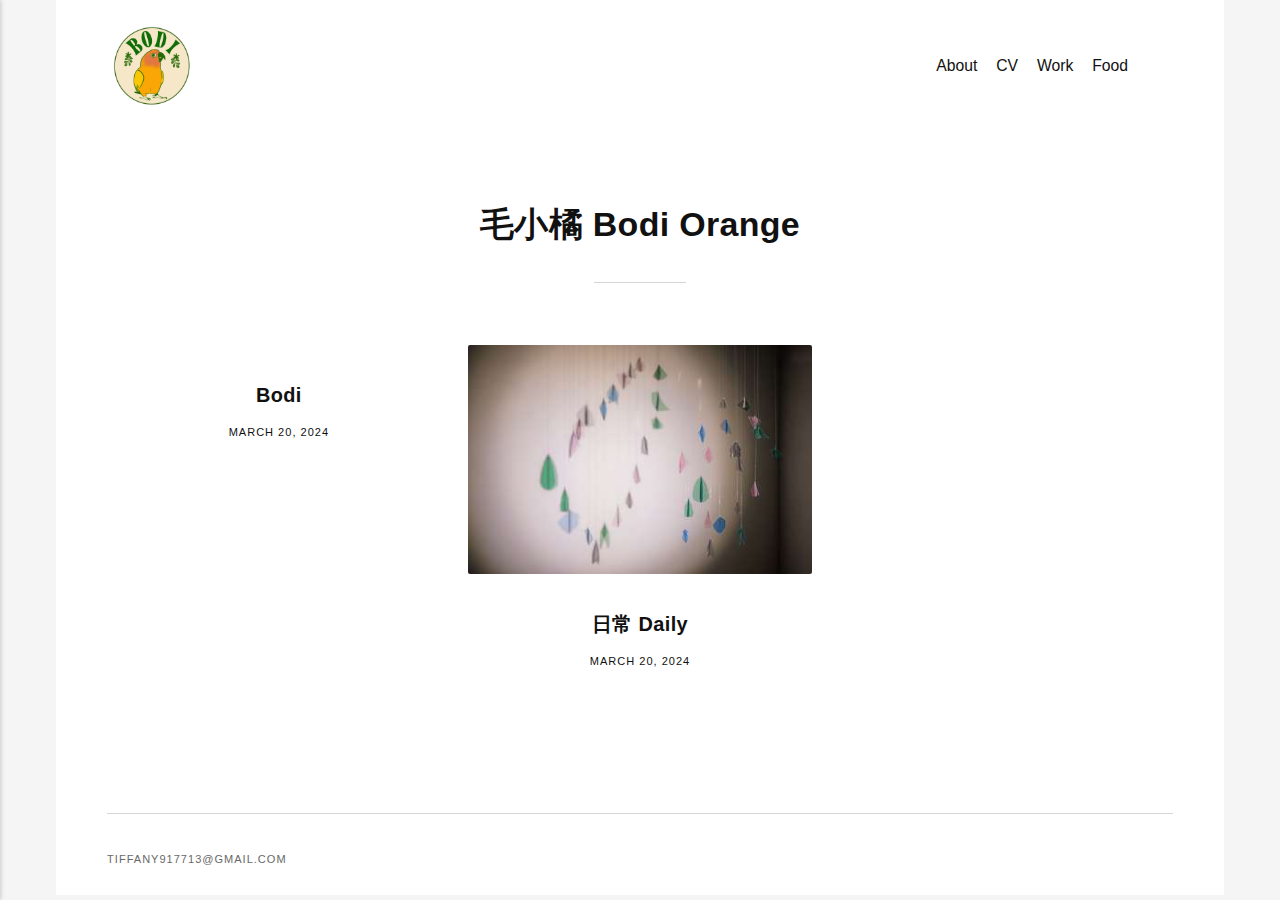
<file: index.html>
<!DOCTYPE html><html lang="en-gb"><head><meta charset="utf-8"><meta http-equiv="X-UA-Compatible" content="IE=edge"><meta name="viewport" content="width=device-width,initial-scale=1"><title>BodiOrange</title><meta name="generator" content="Publii Open-Source CMS for Static Site"><link rel="canonical" href="https://BODIorange.github.io/profile/"><link rel="alternate" type="application/atom+xml" href="https://BODIorange.github.io/profile/feed.xml"><link rel="alternate" type="application/json" href="https://BODIorange.github.io/profile/feed.json"><meta property="og:title" content="BodiOrange"><meta property="og:image" content="https://BODIorange.github.io/profile/media/website/IMG_1307.PNG"><meta property="og:image:width" content="2048"><meta property="og:image:height" content="2048"><meta property="og:site_name" content="BodiOrange"><meta property="og:description" content=""><meta property="og:url" content="https://BODIorange.github.io/profile/"><meta property="og:type" content="website"><link rel="stylesheet" href="https://BODIorange.github.io/profile/assets/css/style.css?v=84ca7b64090dc3cde6a112b7cfb4b07d"><script type="application/ld+json">{"@context":"http://schema.org","@type":"Organization","name":"BodiOrange","logo":"https://BODIorange.github.io/profile/media/website/IMG_1307.PNG","url":"https://BODIorange.github.io/profile/"}</script><noscript><style>img[loading] {
                    opacity: 1;
                }</style></noscript></head><body><div class="container"><header class="header" id="js-header"><a href="https://BODIorange.github.io/profile/" class="logo"><img src="https://BODIorange.github.io/profile/media/website/IMG_1307.PNG" alt="BodiOrange" width="2048" height="2048"></a><nav class="navbar js-navbar"><button class="navbar__toggle js-toggle" aria-label="Menu"><span class="navbar__toggle-box"><span class="navbar__toggle-inner">Menu</span></span></button><ul class="navbar__menu"><li><a href="https://BODIorange.github.io/profile/about.html" target="_self">About</a></li><li class="has-submenu"><a href="https://BODIorange.github.io/profile/cv.html" target="_self" aria-haspopup="true">CV</a><ul class="navbar__submenu level-2" aria-hidden="true"><li><a href="https://BODIorange.github.io/profile/ri-chang.html" target="_self">Daily</a></li></ul></li><li><a href="https://BODIorange.github.io/profile/work.html" target="_self">Work</a></li><li><a href="https://BODIorange.github.io/profile/curryparty0319.html" target="_self">Food</a></li></ul></nav></header><main><div class="hero wrapper"><p> </p><h1>毛小橘 Bodi Orange</h1></div><div class="l-col l-col--3"><section class="c-card"><a href="https://BODIorange.github.io/profile/bodi.html" class="c-card__link"><div class="c-card__body"><div class="c-card__text"><h2>Bodi</h2><time datetime="2024-03-20T18:11">March 20, 2024</time></div></div></a></section><section class="c-card"><a href="https://BODIorange.github.io/profile/ri-chang.html" class="c-card__link"><div class="c-card__header"><img src="https://BODIorange.github.io/profile/media/posts/5/Ri-Chang-01-2.jpeg" srcset="https://BODIorange.github.io/profile/media/posts/5/responsive/Ri-Chang-01-2-xs.jpeg 300w, https://BODIorange.github.io/profile/media/posts/5/responsive/Ri-Chang-01-2-sm.jpeg 480w, https://BODIorange.github.io/profile/media/posts/5/responsive/Ri-Chang-01-2-md.jpeg 768w, https://BODIorange.github.io/profile/media/posts/5/responsive/Ri-Chang-01-2-lg.jpeg 1024w, https://BODIorange.github.io/profile/media/posts/5/responsive/Ri-Chang-01-2-xl.jpeg 1360w, https://BODIorange.github.io/profile/media/posts/5/responsive/Ri-Chang-01-2-2xl.jpeg 1600w, https://BODIorange.github.io/profile/media/posts/5/responsive/Ri-Chang-01-2-sm2.jpeg 375w" sizes="(min-width: 75em) 25vw, (min-width: 56.25em) 33vw, (min-width: 37.5em) 50vw, 100vw" loading="lazy" height="3653" width="5480" alt=""></div><div class="c-card__body"><div class="c-card__text"><h2>日常 Daily</h2><time datetime="2024-03-20T16:56">March 20, 2024</time></div></div></a></section></div></main><footer class="footer"><div class="footer__copyright">tiffany917713@gmail.com</div></footer></div><script defer="defer" src="https://BODIorange.github.io/profile/assets/js/scripts.min.js?v=620157e86bfc246cfef480b1b4aadb48"></script><script>window.publiiThemeMenuConfig={mobileMenuMode:'sidebar',animationSpeed:300,submenuWidth: 'auto',doubleClickTime:500,mobileMenuExpandableSubmenus:true,relatedContainerForOverlayMenuSelector:'.navbar'};</script><script defer="defer" src="https://BODIorange.github.io/profile/assets/js/isotope.pkgd.min.js?v=2afcff647ed260006faa71c8e779e8d4"></script><script>window.addEventListener("DOMContentLoaded",function(){var j=new Isotope(".l-col",{itemSelector:".c-card",percentPosition:true,layoutMode:"masonry",transitionDuration:"0.5s",masonry:{columnWidth:".c-card"}});var g=document.querySelector(".filter__button-group");if(g){g.addEventListener("click",function(i){if(!matchesSelector(i.target,"button")){return}var k=i.target.getAttribute("data-filter");k=k;j.arrange({filter:k})});var b=document.querySelectorAll(".filter__button-group");for(var c=0,e=b.length;c<e;c++){var d=b[c];h(d)}function h(i){i.addEventListener("click",function(k){if(!matchesSelector(k.target,"button")){return}i.querySelector(".is-active").classList.remove("is-active");k.target.classList.add("is-active")})}}var a=document.querySelector(".l-col");var f=document.querySelectorAll(".c-card");a.classList.add("is-visible");j.revealItemElements(f)});</script><script>/*<![CDATA[*/var images=document.querySelectorAll("img[loading]");for(var i=0;i<images.length;i++){if(images[i].complete){images[i].classList.add("is-loaded")}else{images[i].addEventListener("load",function(){this.classList.add("is-loaded")},false)}};/*]]>*/</script></body></html>
</file>
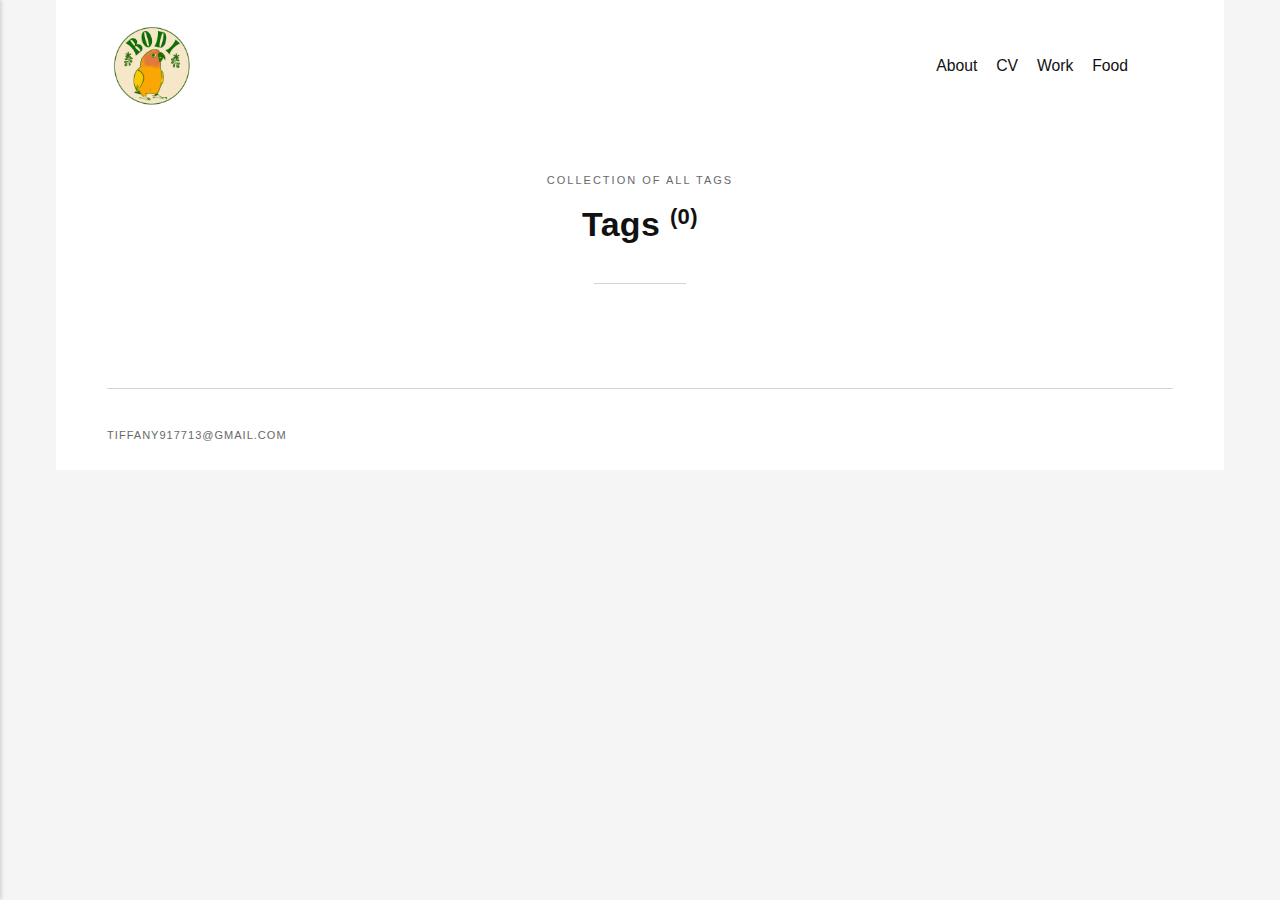
<file: tags/index.html>
<!DOCTYPE html><html lang="en-gb"><head><meta charset="utf-8"><meta http-equiv="X-UA-Compatible" content="IE=edge"><meta name="viewport" content="width=device-width,initial-scale=1"><title>All tags - BodiOrange</title><meta name="robots" content="noindex, follow"><meta name="generator" content="Publii Open-Source CMS for Static Site"><link rel="alternate" type="application/atom+xml" href="https://BODIorange.github.io/profile/feed.xml"><link rel="alternate" type="application/json" href="https://BODIorange.github.io/profile/feed.json"><meta property="og:title" content="BodiOrange"><meta property="og:image" content="https://BODIorange.github.io/profile/media/website/IMG_1307.PNG"><meta property="og:image:width" content="2048"><meta property="og:image:height" content="2048"><meta property="og:site_name" content="BodiOrange"><meta property="og:description" content=""><meta property="og:url" content="https://BODIorange.github.io/profile/tags/"><meta property="og:type" content="website"><link rel="stylesheet" href="https://BODIorange.github.io/profile/assets/css/style.css?v=84ca7b64090dc3cde6a112b7cfb4b07d"><script type="application/ld+json">{"@context":"http://schema.org","@type":"Organization","name":"BodiOrange","logo":"https://BODIorange.github.io/profile/media/website/IMG_1307.PNG","url":"https://BODIorange.github.io/profile/"}</script><noscript><style>img[loading] {
                    opacity: 1;
                }</style></noscript></head><body><div class="container"><header class="header" id="js-header"><a href="https://BODIorange.github.io/profile/" class="logo"><img src="https://BODIorange.github.io/profile/media/website/IMG_1307.PNG" alt="BodiOrange" width="2048" height="2048"></a><nav class="navbar js-navbar"><button class="navbar__toggle js-toggle" aria-label="Menu"><span class="navbar__toggle-box"><span class="navbar__toggle-inner">Menu</span></span></button><ul class="navbar__menu"><li><a href="https://BODIorange.github.io/profile/about.html" target="_self">About</a></li><li class="has-submenu"><a href="https://BODIorange.github.io/profile/cv.html" target="_self" aria-haspopup="true">CV</a><ul class="navbar__submenu level-2" aria-hidden="true"><li><a href="https://BODIorange.github.io/profile/ri-chang.html" target="_self">Daily</a></li></ul></li><li><a href="https://BODIorange.github.io/profile/work.html" target="_self">Work</a></li><li><a href="https://BODIorange.github.io/profile/curryparty0319.html" target="_self">Food</a></li></ul></nav></header><main class="page page--tags"><div class="hero wrapper"><p>Collection of all tags</p><h1>Tags <sup>(0)</sup></h1></div><ul class="l-col l-col--3"></ul></main><footer class="footer"><div class="footer__copyright">tiffany917713@gmail.com</div></footer></div><script defer="defer" src="https://BODIorange.github.io/profile/assets/js/scripts.min.js?v=620157e86bfc246cfef480b1b4aadb48"></script><script>window.publiiThemeMenuConfig={mobileMenuMode:'sidebar',animationSpeed:300,submenuWidth: 'auto',doubleClickTime:500,mobileMenuExpandableSubmenus:true,relatedContainerForOverlayMenuSelector:'.navbar'};</script><script defer="defer" src="https://BODIorange.github.io/profile/assets/js/isotope.pkgd.min.js?v=2afcff647ed260006faa71c8e779e8d4"></script><script>window.addEventListener("DOMContentLoaded",function(){var j=new Isotope(".l-col",{itemSelector:".c-card",percentPosition:true,layoutMode:"masonry",transitionDuration:"0.5s",masonry:{columnWidth:".c-card"}});var g=document.querySelector(".filter__button-group");if(g){g.addEventListener("click",function(i){if(!matchesSelector(i.target,"button")){return}var k=i.target.getAttribute("data-filter");k=k;j.arrange({filter:k})});var b=document.querySelectorAll(".filter__button-group");for(var c=0,e=b.length;c<e;c++){var d=b[c];h(d)}function h(i){i.addEventListener("click",function(k){if(!matchesSelector(k.target,"button")){return}i.querySelector(".is-active").classList.remove("is-active");k.target.classList.add("is-active")})}}var a=document.querySelector(".l-col");var f=document.querySelectorAll(".c-card");a.classList.add("is-visible");j.revealItemElements(f)});</script><script>/*<![CDATA[*/var images=document.querySelectorAll("img[loading]");for(var i=0;i<images.length;i++){if(images[i].complete){images[i].classList.add("is-loaded")}else{images[i].addEventListener("load",function(){this.classList.add("is-loaded")},false)}};/*]]>*/</script></body></html>
</file>
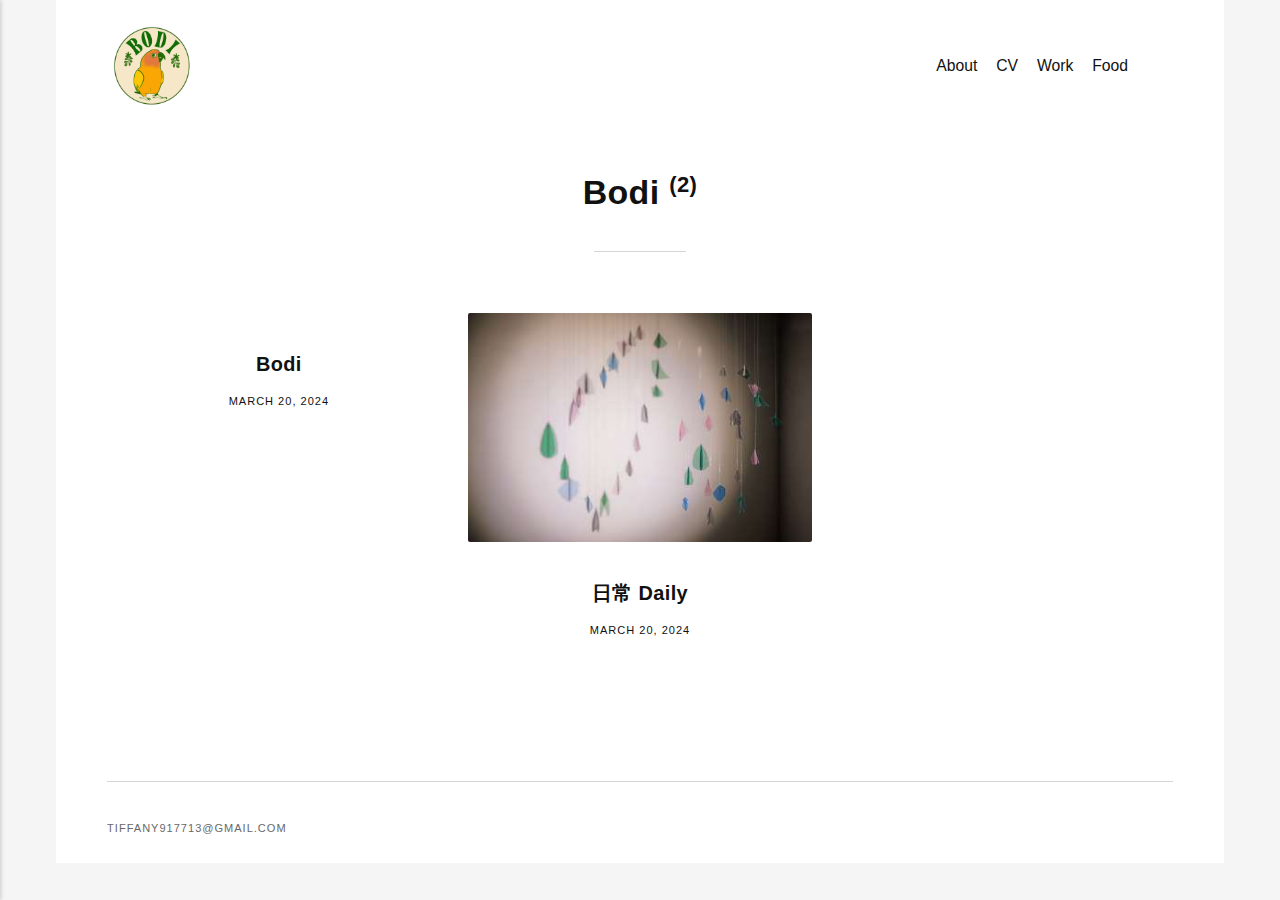
<file: authors/bodi/index.html>
<!DOCTYPE html><html lang="en-gb"><head><meta charset="utf-8"><meta http-equiv="X-UA-Compatible" content="IE=edge"><meta name="viewport" content="width=device-width,initial-scale=1"><title>Author: Bodi - BodiOrange</title><meta name="robots" content="noindex, follow"><meta name="generator" content="Publii Open-Source CMS for Static Site"><link rel="alternate" type="application/atom+xml" href="https://BODIorange.github.io/profile/feed.xml"><link rel="alternate" type="application/json" href="https://BODIorange.github.io/profile/feed.json"><meta property="og:title" content="Bodi"><meta property="og:image" content="https://BODIorange.github.io/profile/media/website/IMG_1307.PNG"><meta property="og:image:width" content="2048"><meta property="og:image:height" content="2048"><meta property="og:site_name" content="BodiOrange"><meta property="og:description" content=""><meta property="og:url" content="https://BODIorange.github.io/profile/authors/bodi/"><meta property="og:type" content="website"><link rel="stylesheet" href="https://BODIorange.github.io/profile/assets/css/style.css?v=84ca7b64090dc3cde6a112b7cfb4b07d"><script type="application/ld+json">{"@context":"http://schema.org","@type":"Organization","name":"BodiOrange","logo":"https://BODIorange.github.io/profile/media/website/IMG_1307.PNG","url":"https://BODIorange.github.io/profile/"}</script><noscript><style>img[loading] {
                    opacity: 1;
                }</style></noscript></head><body><div class="container"><header class="header" id="js-header"><a href="https://BODIorange.github.io/profile/" class="logo"><img src="https://BODIorange.github.io/profile/media/website/IMG_1307.PNG" alt="BodiOrange" width="2048" height="2048"></a><nav class="navbar js-navbar"><button class="navbar__toggle js-toggle" aria-label="Menu"><span class="navbar__toggle-box"><span class="navbar__toggle-inner">Menu</span></span></button><ul class="navbar__menu"><li><a href="https://BODIorange.github.io/profile/about.html" target="_self">About</a></li><li class="has-submenu"><a href="https://BODIorange.github.io/profile/cv.html" target="_self" aria-haspopup="true">CV</a><ul class="navbar__submenu level-2" aria-hidden="true"><li><a href="https://BODIorange.github.io/profile/ri-chang.html" target="_self">Daily</a></li></ul></li><li><a href="https://BODIorange.github.io/profile/work.html" target="_self">Work</a></li><li><a href="https://BODIorange.github.io/profile/curryparty0319.html" target="_self">Food</a></li></ul></nav></header><main class="page page--author"><div class="hero wrapper"><h1>Bodi <sup>(2)</sup></h1></div><div class="l-col l-col--3"><section class="c-card"><a href="https://BODIorange.github.io/profile/bodi.html" class="c-card__link"><div class="c-card__body"><div class="c-card__text"><h2>Bodi</h2><time datetime="2024-03-20T18:11">March 20, 2024</time></div></div></a></section><section class="c-card"><a href="https://BODIorange.github.io/profile/ri-chang.html" class="c-card__link"><div class="c-card__header"><img src="https://BODIorange.github.io/profile/media/posts/5/Ri-Chang-01-2.jpeg" srcset="https://BODIorange.github.io/profile/media/posts/5/responsive/Ri-Chang-01-2-xs.jpeg 300w, https://BODIorange.github.io/profile/media/posts/5/responsive/Ri-Chang-01-2-sm.jpeg 480w, https://BODIorange.github.io/profile/media/posts/5/responsive/Ri-Chang-01-2-md.jpeg 768w, https://BODIorange.github.io/profile/media/posts/5/responsive/Ri-Chang-01-2-lg.jpeg 1024w, https://BODIorange.github.io/profile/media/posts/5/responsive/Ri-Chang-01-2-xl.jpeg 1360w, https://BODIorange.github.io/profile/media/posts/5/responsive/Ri-Chang-01-2-2xl.jpeg 1600w, https://BODIorange.github.io/profile/media/posts/5/responsive/Ri-Chang-01-2-sm2.jpeg 375w" sizes="(min-width: 75em) 25vw, (min-width: 56.25em) 33vw, (min-width: 37.5em) 50vw, 100vw" loading="lazy" height="3653" width="5480" alt=""></div><div class="c-card__body"><div class="c-card__text"><h2>日常 Daily</h2><time datetime="2024-03-20T16:56">March 20, 2024</time></div></div></a></section></div></main><footer class="footer"><div class="footer__copyright">tiffany917713@gmail.com</div></footer></div><script defer="defer" src="https://BODIorange.github.io/profile/assets/js/scripts.min.js?v=620157e86bfc246cfef480b1b4aadb48"></script><script>window.publiiThemeMenuConfig={mobileMenuMode:'sidebar',animationSpeed:300,submenuWidth: 'auto',doubleClickTime:500,mobileMenuExpandableSubmenus:true,relatedContainerForOverlayMenuSelector:'.navbar'};</script><script defer="defer" src="https://BODIorange.github.io/profile/assets/js/isotope.pkgd.min.js?v=2afcff647ed260006faa71c8e779e8d4"></script><script>window.addEventListener("DOMContentLoaded",function(){var j=new Isotope(".l-col",{itemSelector:".c-card",percentPosition:true,layoutMode:"masonry",transitionDuration:"0.5s",masonry:{columnWidth:".c-card"}});var g=document.querySelector(".filter__button-group");if(g){g.addEventListener("click",function(i){if(!matchesSelector(i.target,"button")){return}var k=i.target.getAttribute("data-filter");k=k;j.arrange({filter:k})});var b=document.querySelectorAll(".filter__button-group");for(var c=0,e=b.length;c<e;c++){var d=b[c];h(d)}function h(i){i.addEventListener("click",function(k){if(!matchesSelector(k.target,"button")){return}i.querySelector(".is-active").classList.remove("is-active");k.target.classList.add("is-active")})}}var a=document.querySelector(".l-col");var f=document.querySelectorAll(".c-card");a.classList.add("is-visible");j.revealItemElements(f)});</script><script>/*<![CDATA[*/var images=document.querySelectorAll("img[loading]");for(var i=0;i<images.length;i++){if(images[i].complete){images[i].classList.add("is-loaded")}else{images[i].addEventListener("load",function(){this.classList.add("is-loaded")},false)}};/*]]>*/</script></body></html>
</file>
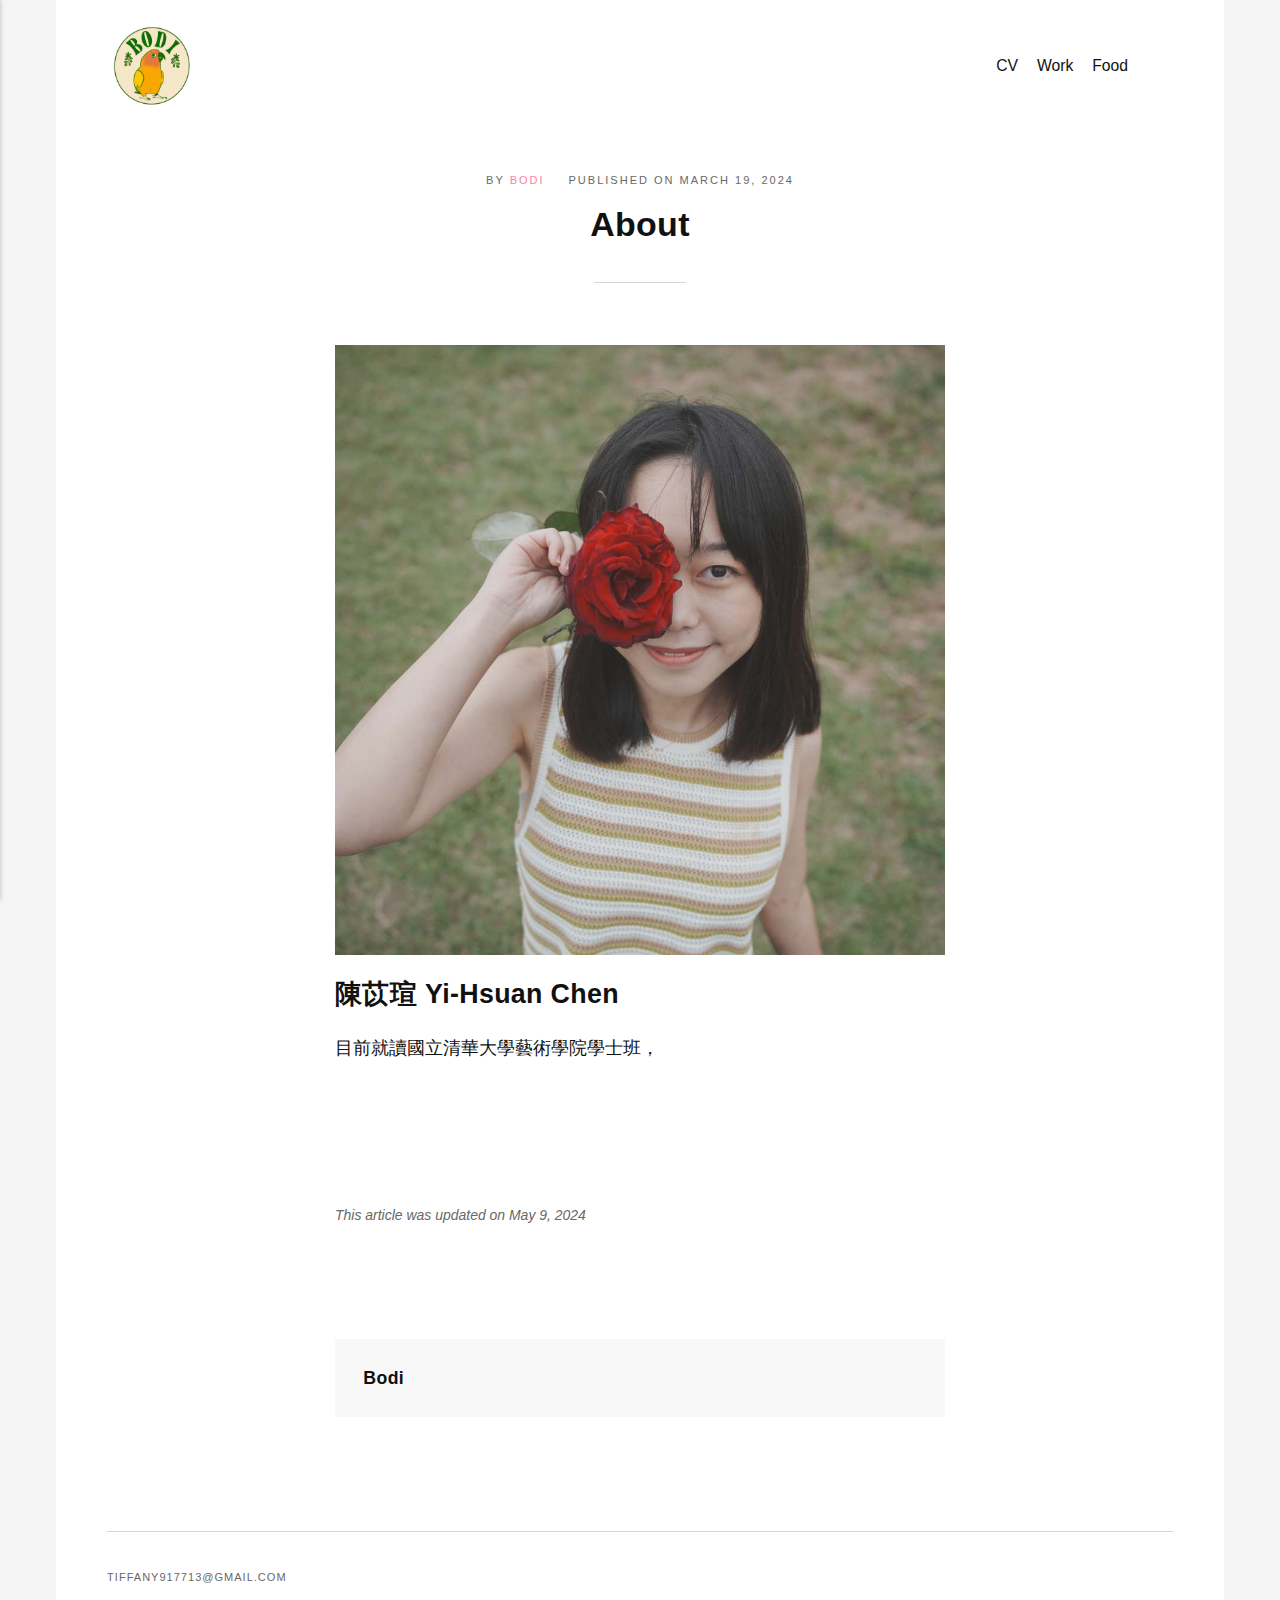
<file: about.html>
<!DOCTYPE html><html lang="en-gb"><head><meta charset="utf-8"><meta http-equiv="X-UA-Compatible" content="IE=edge"><meta name="viewport" content="width=device-width,initial-scale=1"><title>About</title><meta name="description" content="陳苡瑄 Yi-Hsuan Chen 目前就讀國立清華大學藝術學院學士班，"><meta name="generator" content="Publii Open-Source CMS for Static Site"><link rel="canonical" href="https://BODIorange.github.io/profile/about.html"><link rel="alternate" type="application/atom+xml" href="https://BODIorange.github.io/profile/feed.xml"><link rel="alternate" type="application/json" href="https://BODIorange.github.io/profile/feed.json"><meta property="og:title" content="About"><meta property="og:image" content="https://BODIorange.github.io/profile/media/website/IMG_1307.PNG"><meta property="og:image:width" content="2048"><meta property="og:image:height" content="2048"><meta property="og:site_name" content="BodiOrange"><meta property="og:description" content="陳苡瑄 Yi-Hsuan Chen 目前就讀國立清華大學藝術學院學士班，"><meta property="og:url" content="https://BODIorange.github.io/profile/about.html"><meta property="og:type" content="article"><link rel="stylesheet" href="https://BODIorange.github.io/profile/assets/css/style.css?v=84ca7b64090dc3cde6a112b7cfb4b07d"><script type="application/ld+json">{"@context":"http://schema.org","@type":"Article","mainEntityOfPage":{"@type":"WebPage","@id":"https://BODIorange.github.io/profile/about.html"},"headline":"About","datePublished":"2024-03-19T22:10","dateModified":"2024-05-09T21:13","image":{"@type":"ImageObject","url":"https://BODIorange.github.io/profile/media/website/IMG_1307.PNG","height":2048,"width":2048},"description":"陳苡瑄 Yi-Hsuan Chen 目前就讀國立清華大學藝術學院學士班，","author":{"@type":"Person","name":"Bodi","url":"https://BODIorange.github.io/profile/authors/bodi/"},"publisher":{"@type":"Organization","name":"Bodi","logo":{"@type":"ImageObject","url":"https://BODIorange.github.io/profile/media/website/IMG_1307.PNG","height":2048,"width":2048}}}</script><noscript><style>img[loading] {
                    opacity: 1;
                }</style></noscript></head><body><div class="container"><header class="header" id="js-header"><a href="https://BODIorange.github.io/profile/" class="logo"><img src="https://BODIorange.github.io/profile/media/website/IMG_1307.PNG" alt="BodiOrange" width="2048" height="2048"></a><nav class="navbar js-navbar"><button class="navbar__toggle js-toggle" aria-label="Menu"><span class="navbar__toggle-box"><span class="navbar__toggle-inner">Menu</span></span></button><ul class="navbar__menu"><li class="active"><a href="https://BODIorange.github.io/profile/about.html" target="_self">About</a></li><li class="has-submenu"><a href="https://BODIorange.github.io/profile/cv.html" target="_self" aria-haspopup="true">CV</a><ul class="navbar__submenu level-2" aria-hidden="true"><li><a href="https://BODIorange.github.io/profile/ri-chang.html" target="_self">Daily</a></li></ul></li><li><a href="https://BODIorange.github.io/profile/work.html" target="_self">Work</a></li><li><a href="https://BODIorange.github.io/profile/curryparty0319.html" target="_self">Food</a></li></ul></nav></header><main><article class="post wrapper"><header class="hero"><p class="post__meta">By <a href="https://BODIorange.github.io/profile/authors/bodi/" rel="author" title="Bodi">Bodi</a> Published on <time datetime="2024-03-19T22:10">March 19, 2024</time></p><h1 class="post__title">About</h1></header><div class="post__entry"><h2><figure class="post__image post__image--center"><img loading="lazy" src="https://BODIorange.github.io/profile/media/posts/3/IMG_0292.JPG" alt="" width="1920" height="1920" sizes="(max-width: 1024px) 100vw, 1024px" srcset="https://BODIorange.github.io/profile/media/posts/3/responsive/IMG_0292-xs.JPG 300w, https://BODIorange.github.io/profile/media/posts/3/responsive/IMG_0292-sm.JPG 480w, https://BODIorange.github.io/profile/media/posts/3/responsive/IMG_0292-md.JPG 768w, https://BODIorange.github.io/profile/media/posts/3/responsive/IMG_0292-lg.JPG 1024w"></figure></h2><h2>陳苡瑄 Yi-Hsuan Chen</h2><p>目前就讀國立清華大學藝術學院學士班，</p><p> </p><p> </p></div><footer class="post__footer"><div class="post__last-updated">This article was updated on May 9, 2024</div><div class="post__footer__col"><div class="post__share"></div></div><div class="post__bio"><div><h3><a href="https://BODIorange.github.io/profile/authors/bodi/" class="inverse" title="Bodi">Bodi</a></h3></div></div></footer></article></main><footer class="footer"><div class="footer__copyright">tiffany917713@gmail.com</div></footer></div><script defer="defer" src="https://BODIorange.github.io/profile/assets/js/scripts.min.js?v=620157e86bfc246cfef480b1b4aadb48"></script><script>window.publiiThemeMenuConfig={mobileMenuMode:'sidebar',animationSpeed:300,submenuWidth: 'auto',doubleClickTime:500,mobileMenuExpandableSubmenus:true,relatedContainerForOverlayMenuSelector:'.navbar'};</script><script>/*<![CDATA[*/var images=document.querySelectorAll("img[loading]");for(var i=0;i<images.length;i++){if(images[i].complete){images[i].classList.add("is-loaded")}else{images[i].addEventListener("load",function(){this.classList.add("is-loaded")},false)}};/*]]>*/</script></body></html>
</file>
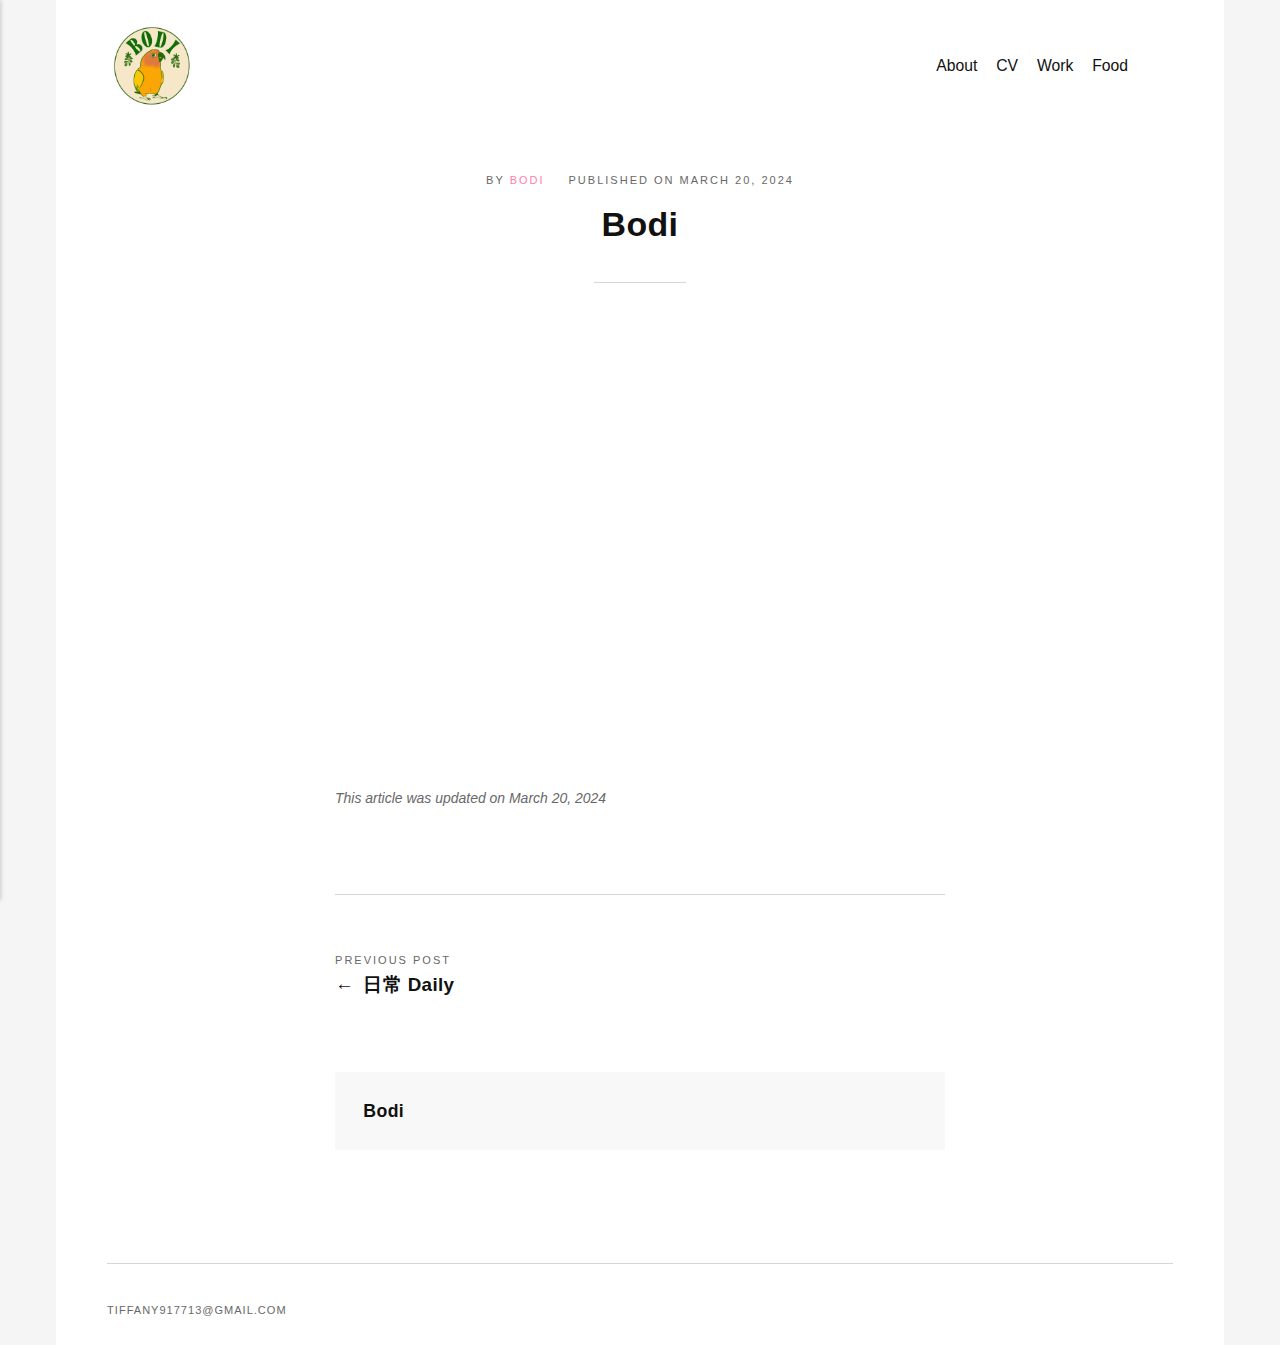
<file: bodi.html>
<!DOCTYPE html><html lang="en-gb"><head><meta charset="utf-8"><meta http-equiv="X-UA-Compatible" content="IE=edge"><meta name="viewport" content="width=device-width,initial-scale=1"><title>Bodi - BodiOrange</title><meta name="generator" content="Publii Open-Source CMS for Static Site"><link rel="canonical" href="https://BODIorange.github.io/profile/bodi.html"><link rel="alternate" type="application/atom+xml" href="https://BODIorange.github.io/profile/feed.xml"><link rel="alternate" type="application/json" href="https://BODIorange.github.io/profile/feed.json"><meta property="og:title" content="Bodi"><meta property="og:image" content="https://BODIorange.github.io/profile/media/website/IMG_1307.PNG"><meta property="og:image:width" content="2048"><meta property="og:image:height" content="2048"><meta property="og:site_name" content="BodiOrange"><meta property="og:description" content=""><meta property="og:url" content="https://BODIorange.github.io/profile/bodi.html"><meta property="og:type" content="article"><link rel="stylesheet" href="https://BODIorange.github.io/profile/assets/css/style.css?v=84ca7b64090dc3cde6a112b7cfb4b07d"><script type="application/ld+json">{"@context":"http://schema.org","@type":"Article","mainEntityOfPage":{"@type":"WebPage","@id":"https://BODIorange.github.io/profile/bodi.html"},"headline":"Bodi","datePublished":"2024-03-20T18:11","dateModified":"2024-03-20T18:15","image":{"@type":"ImageObject","url":"https://BODIorange.github.io/profile/media/website/IMG_1307.PNG","height":2048,"width":2048},"description":"","author":{"@type":"Person","name":"Bodi","url":"https://BODIorange.github.io/profile/authors/bodi/"},"publisher":{"@type":"Organization","name":"Bodi","logo":{"@type":"ImageObject","url":"https://BODIorange.github.io/profile/media/website/IMG_1307.PNG","height":2048,"width":2048}}}</script><noscript><style>img[loading] {
                    opacity: 1;
                }</style></noscript></head><body><div class="container"><header class="header" id="js-header"><a href="https://BODIorange.github.io/profile/" class="logo"><img src="https://BODIorange.github.io/profile/media/website/IMG_1307.PNG" alt="BodiOrange" width="2048" height="2048"></a><nav class="navbar js-navbar"><button class="navbar__toggle js-toggle" aria-label="Menu"><span class="navbar__toggle-box"><span class="navbar__toggle-inner">Menu</span></span></button><ul class="navbar__menu"><li><a href="https://BODIorange.github.io/profile/about.html" target="_self">About</a></li><li class="has-submenu"><a href="https://BODIorange.github.io/profile/cv.html" target="_self" aria-haspopup="true">CV</a><ul class="navbar__submenu level-2" aria-hidden="true"><li><a href="https://BODIorange.github.io/profile/ri-chang.html" target="_self">Daily</a></li></ul></li><li><a href="https://BODIorange.github.io/profile/work.html" target="_self">Work</a></li><li><a href="https://BODIorange.github.io/profile/curryparty0319.html" target="_self">Food</a></li></ul></nav></header><main><article class="post wrapper"><header class="hero"><p class="post__meta">By <a href="https://BODIorange.github.io/profile/authors/bodi/" rel="author" title="Bodi">Bodi</a> Published on <time datetime="2024-03-20T18:11">March 20, 2024</time></p><h1 class="post__title">Bodi</h1></header><div class="post__entry"><div class="post__iframe"><iframe loading="lazy" width="560" height="315" src="https://www.youtube.com/embed/gqLkoSBt7ho?si=ZOLDHCPcIKdEk-p-" title="YouTube video player" frameborder="0" allow="accelerometer; autoplay; clipboard-write; encrypted-media; gyroscope; picture-in-picture; web-share" allowfullscreen="allowfullscreen"></iframe></div><p> </p></div><footer class="post__footer"><div class="post__last-updated">This article was updated on March 20, 2024</div><div class="post__footer__col"><div class="post__share"></div></div><nav class="post__nav"><div class="post__nav__prev">Previous Post<h5><a href="https://BODIorange.github.io/profile/ri-chang.html" class="inverse" rel="prev">日常 Daily</a></h5></div></nav><div class="post__bio"><div><h3><a href="https://BODIorange.github.io/profile/authors/bodi/" class="inverse" title="Bodi">Bodi</a></h3></div></div></footer></article></main><footer class="footer"><div class="footer__copyright">tiffany917713@gmail.com</div></footer></div><script defer="defer" src="https://BODIorange.github.io/profile/assets/js/scripts.min.js?v=620157e86bfc246cfef480b1b4aadb48"></script><script>window.publiiThemeMenuConfig={mobileMenuMode:'sidebar',animationSpeed:300,submenuWidth: 'auto',doubleClickTime:500,mobileMenuExpandableSubmenus:true,relatedContainerForOverlayMenuSelector:'.navbar'};</script><script>/*<![CDATA[*/var images=document.querySelectorAll("img[loading]");for(var i=0;i<images.length;i++){if(images[i].complete){images[i].classList.add("is-loaded")}else{images[i].addEventListener("load",function(){this.classList.add("is-loaded")},false)}};/*]]>*/</script></body></html>
</file>
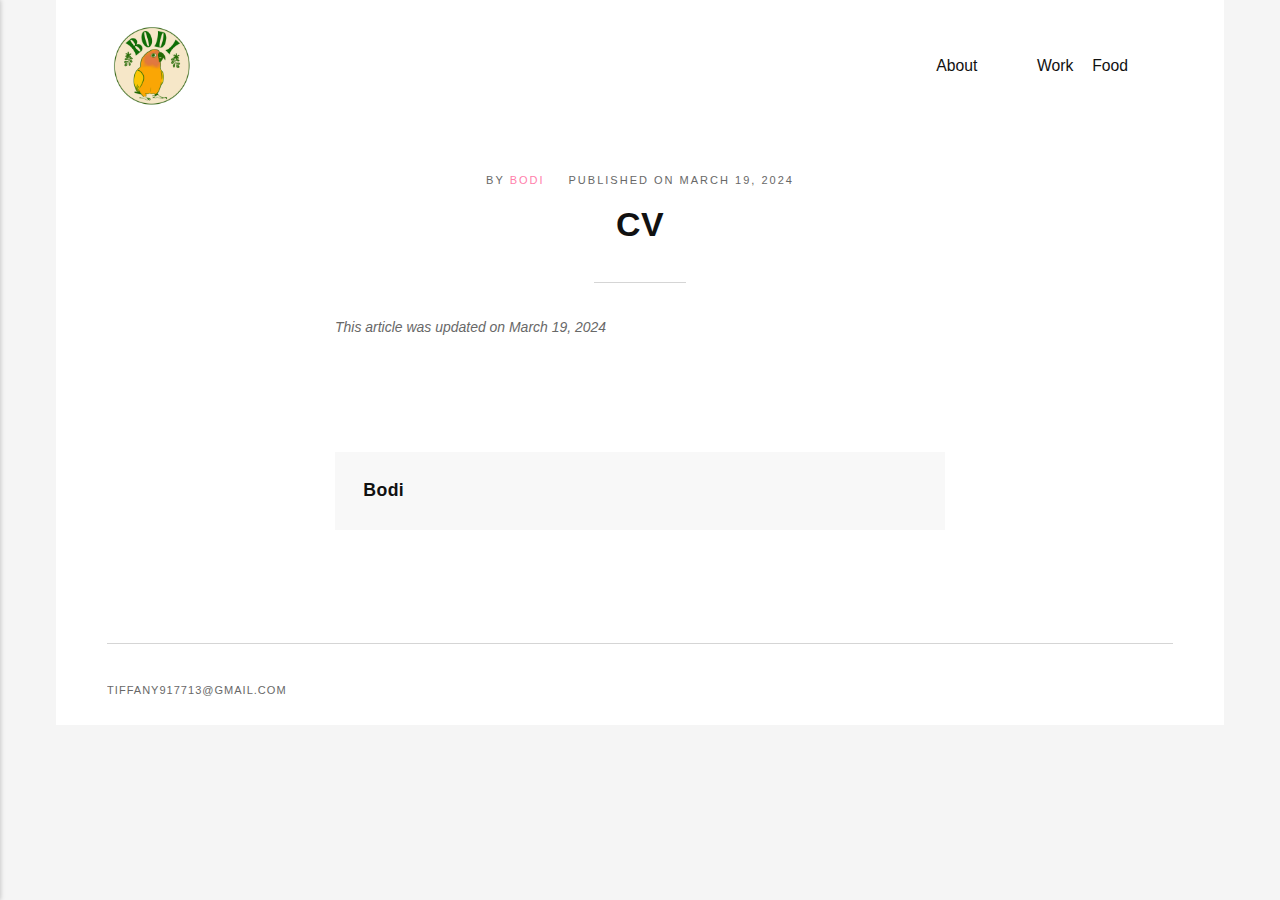
<file: cv.html>
<!DOCTYPE html><html lang="en-gb"><head><meta charset="utf-8"><meta http-equiv="X-UA-Compatible" content="IE=edge"><meta name="viewport" content="width=device-width,initial-scale=1"><title>CV - BodiOrange</title><meta name="generator" content="Publii Open-Source CMS for Static Site"><link rel="canonical" href="https://BODIorange.github.io/profile/cv.html"><link rel="alternate" type="application/atom+xml" href="https://BODIorange.github.io/profile/feed.xml"><link rel="alternate" type="application/json" href="https://BODIorange.github.io/profile/feed.json"><meta property="og:title" content="CV"><meta property="og:image" content="https://BODIorange.github.io/profile/media/website/IMG_1307.PNG"><meta property="og:image:width" content="2048"><meta property="og:image:height" content="2048"><meta property="og:site_name" content="BodiOrange"><meta property="og:description" content=""><meta property="og:url" content="https://BODIorange.github.io/profile/cv.html"><meta property="og:type" content="article"><link rel="stylesheet" href="https://BODIorange.github.io/profile/assets/css/style.css?v=84ca7b64090dc3cde6a112b7cfb4b07d"><script type="application/ld+json">{"@context":"http://schema.org","@type":"Article","mainEntityOfPage":{"@type":"WebPage","@id":"https://BODIorange.github.io/profile/cv.html"},"headline":"CV","datePublished":"2024-03-19T22:00","dateModified":"2024-03-19T22:11","image":{"@type":"ImageObject","url":"https://BODIorange.github.io/profile/media/website/IMG_1307.PNG","height":2048,"width":2048},"description":"","author":{"@type":"Person","name":"Bodi","url":"https://BODIorange.github.io/profile/authors/bodi/"},"publisher":{"@type":"Organization","name":"Bodi","logo":{"@type":"ImageObject","url":"https://BODIorange.github.io/profile/media/website/IMG_1307.PNG","height":2048,"width":2048}}}</script><noscript><style>img[loading] {
                    opacity: 1;
                }</style></noscript></head><body><div class="container"><header class="header" id="js-header"><a href="https://BODIorange.github.io/profile/" class="logo"><img src="https://BODIorange.github.io/profile/media/website/IMG_1307.PNG" alt="BodiOrange" width="2048" height="2048"></a><nav class="navbar js-navbar"><button class="navbar__toggle js-toggle" aria-label="Menu"><span class="navbar__toggle-box"><span class="navbar__toggle-inner">Menu</span></span></button><ul class="navbar__menu"><li><a href="https://BODIorange.github.io/profile/about.html" target="_self">About</a></li><li class="active has-submenu"><a href="https://BODIorange.github.io/profile/cv.html" target="_self" aria-haspopup="true">CV</a><ul class="navbar__submenu level-2" aria-hidden="true"><li><a href="https://BODIorange.github.io/profile/ri-chang.html" target="_self">Daily</a></li></ul></li><li><a href="https://BODIorange.github.io/profile/work.html" target="_self">Work</a></li><li><a href="https://BODIorange.github.io/profile/curryparty0319.html" target="_self">Food</a></li></ul></nav></header><main><article class="post wrapper"><header class="hero"><p class="post__meta">By <a href="https://BODIorange.github.io/profile/authors/bodi/" rel="author" title="Bodi">Bodi</a> Published on <time datetime="2024-03-19T22:00">March 19, 2024</time></p><h1 class="post__title">CV</h1></header><div class="post__entry"></div><footer class="post__footer"><div class="post__last-updated">This article was updated on March 19, 2024</div><div class="post__footer__col"><div class="post__share"></div></div><div class="post__bio"><div><h3><a href="https://BODIorange.github.io/profile/authors/bodi/" class="inverse" title="Bodi">Bodi</a></h3></div></div></footer></article></main><footer class="footer"><div class="footer__copyright">tiffany917713@gmail.com</div></footer></div><script defer="defer" src="https://BODIorange.github.io/profile/assets/js/scripts.min.js?v=620157e86bfc246cfef480b1b4aadb48"></script><script>window.publiiThemeMenuConfig={mobileMenuMode:'sidebar',animationSpeed:300,submenuWidth: 'auto',doubleClickTime:500,mobileMenuExpandableSubmenus:true,relatedContainerForOverlayMenuSelector:'.navbar'};</script><script>/*<![CDATA[*/var images=document.querySelectorAll("img[loading]");for(var i=0;i<images.length;i++){if(images[i].complete){images[i].classList.add("is-loaded")}else{images[i].addEventListener("load",function(){this.classList.add("is-loaded")},false)}};/*]]>*/</script></body></html>
</file>
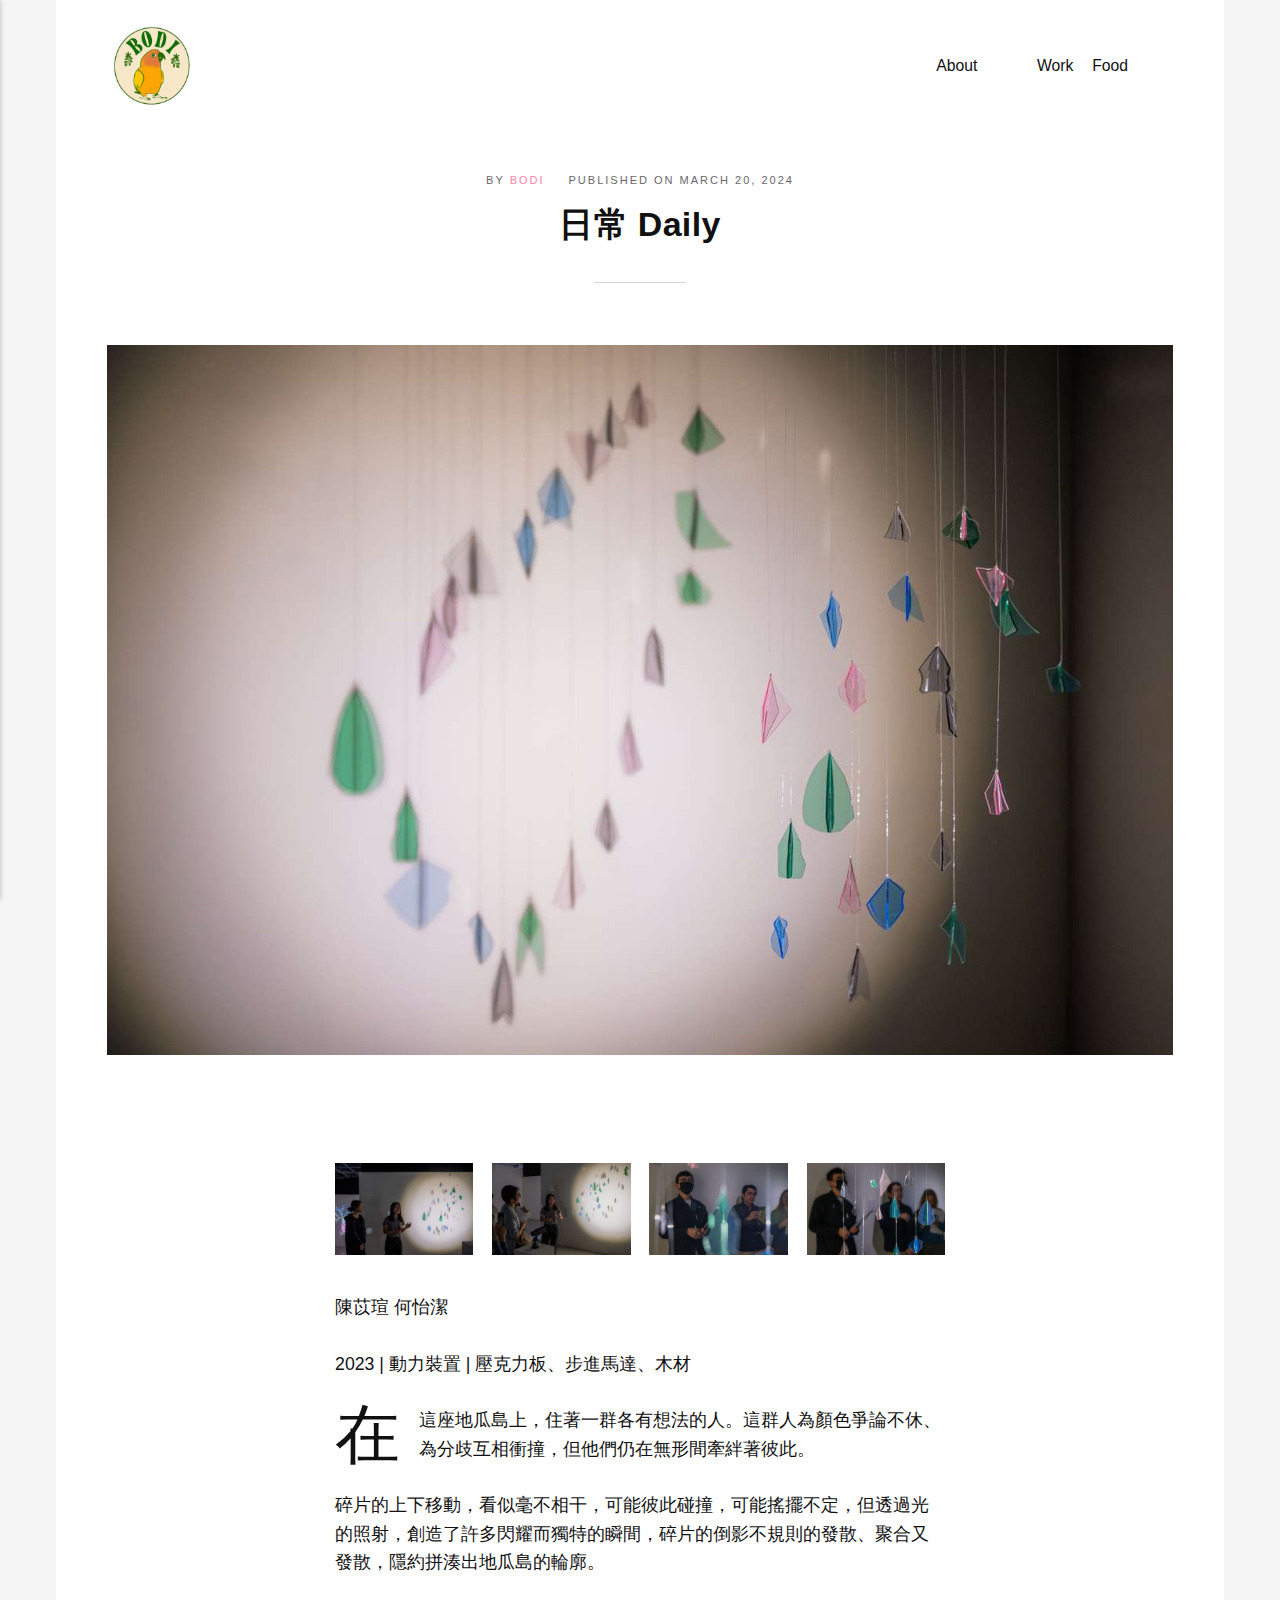
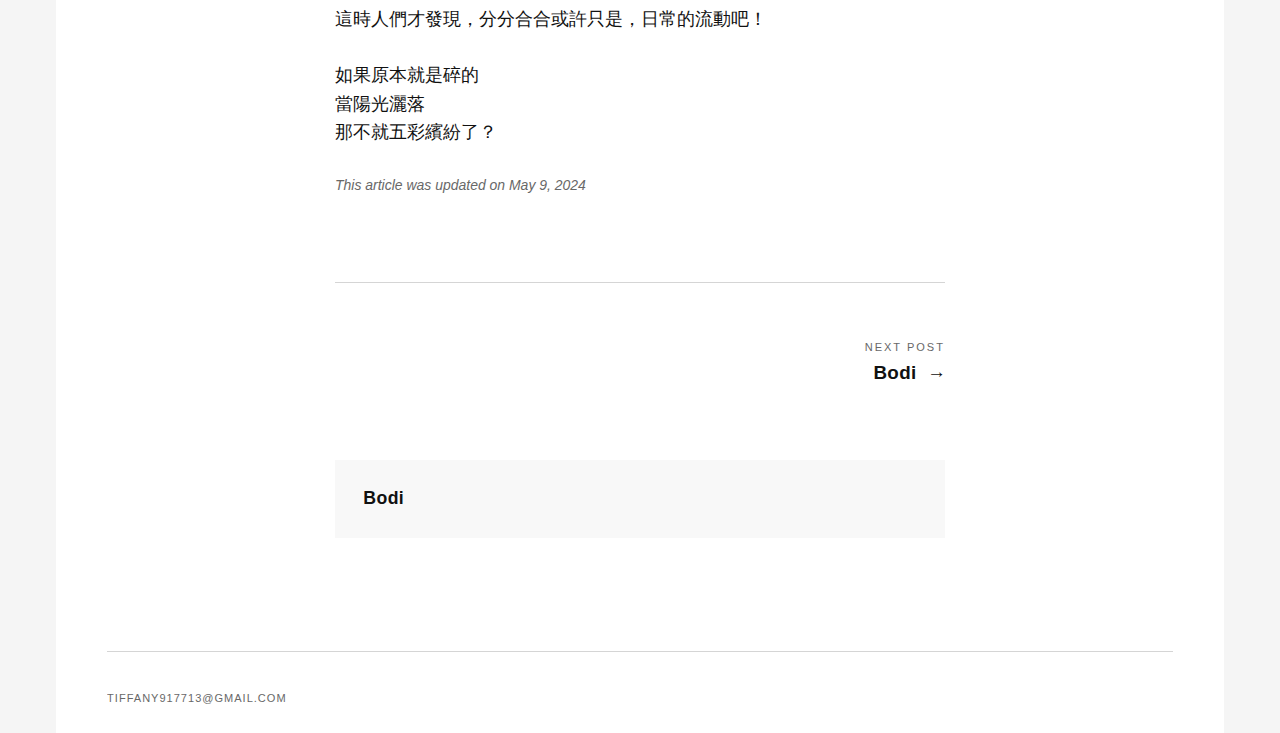
<file: ri-chang.html>
<!DOCTYPE html><html lang="en-gb"><head><meta charset="utf-8"><meta http-equiv="X-UA-Compatible" content="IE=edge"><meta name="viewport" content="width=device-width,initial-scale=1"><title>日常 Daily - BodiOrange</title><meta name="description" content="陳苡瑄 何怡潔 2023 | 動力裝置 | 壓克力板、步進馬達、木材 在這座地瓜島上，住著一群各有想法的人。這群人為顏色爭論不休、為分歧互相衝撞，但他們仍在無形間牽絆著彼此。 碎片的上下移動，看似毫不相干，可能彼此碰撞，可能搖擺不定，但透過光的照射，創造了許多閃耀而獨特的瞬間，碎片的倒影不規則的發散、聚合又發散，隱約拼湊出地瓜島的輪廓。 這時人們才發現，分分合合或許只是，日常的流動吧！ 如果原本就是碎的 當陽光灑落 那不就五彩繽紛了？"><meta name="generator" content="Publii Open-Source CMS for Static Site"><link rel="canonical" href="https://BODIorange.github.io/profile/ri-chang.html"><link rel="alternate" type="application/atom+xml" href="https://BODIorange.github.io/profile/feed.xml"><link rel="alternate" type="application/json" href="https://BODIorange.github.io/profile/feed.json"><meta property="og:title" content="日常 Daily"><meta property="og:image" content="https://BODIorange.github.io/profile/media/posts/5/Ri-Chang-01-2.jpeg"><meta property="og:image:width" content="5480"><meta property="og:image:height" content="3653"><meta property="og:site_name" content="BodiOrange"><meta property="og:description" content="陳苡瑄 何怡潔 2023 | 動力裝置 | 壓克力板、步進馬達、木材 在這座地瓜島上，住著一群各有想法的人。這群人為顏色爭論不休、為分歧互相衝撞，但他們仍在無形間牽絆著彼此。 碎片的上下移動，看似毫不相干，可能彼此碰撞，可能搖擺不定，但透過光的照射，創造了許多閃耀而獨特的瞬間，碎片的倒影不規則的發散、聚合又發散，隱約拼湊出地瓜島的輪廓。 這時人們才發現，分分合合或許只是，日常的流動吧！ 如果原本就是碎的 當陽光灑落 那不就五彩繽紛了？"><meta property="og:url" content="https://BODIorange.github.io/profile/ri-chang.html"><meta property="og:type" content="article"><link rel="stylesheet" href="https://BODIorange.github.io/profile/assets/css/style.css?v=84ca7b64090dc3cde6a112b7cfb4b07d"><link rel="stylesheet" href="https://BODIorange.github.io/profile/assets/css/photoswipe.css?v=da6e9be0fa855edd3610e97c1d4e38d9"><script type="application/ld+json">{"@context":"http://schema.org","@type":"Article","mainEntityOfPage":{"@type":"WebPage","@id":"https://BODIorange.github.io/profile/ri-chang.html"},"headline":"日常 Daily","datePublished":"2024-03-20T16:56","dateModified":"2024-05-09T21:12","image":{"@type":"ImageObject","url":"https://BODIorange.github.io/profile/media/posts/5/Ri-Chang-01-2.jpeg","height":3653,"width":5480},"description":"陳苡瑄 何怡潔 2023 | 動力裝置 | 壓克力板、步進馬達、木材 在這座地瓜島上，住著一群各有想法的人。這群人為顏色爭論不休、為分歧互相衝撞，但他們仍在無形間牽絆著彼此。 碎片的上下移動，看似毫不相干，可能彼此碰撞，可能搖擺不定，但透過光的照射，創造了許多閃耀而獨特的瞬間，碎片的倒影不規則的發散、聚合又發散，隱約拼湊出地瓜島的輪廓。 這時人們才發現，分分合合或許只是，日常的流動吧！ 如果原本就是碎的 當陽光灑落 那不就五彩繽紛了？","author":{"@type":"Person","name":"Bodi","url":"https://BODIorange.github.io/profile/authors/bodi/"},"publisher":{"@type":"Organization","name":"Bodi","logo":{"@type":"ImageObject","url":"https://BODIorange.github.io/profile/media/website/IMG_1307.PNG","height":2048,"width":2048}}}</script><style>.pswp--svg .pswp__button,
				          .pswp--svg .pswp__button--arrow--left:before,
				          .pswp--svg .pswp__button--arrow--right:before {
					          background-image: url(https://BODIorange.github.io/profile/assets/svg/gallery-icons-light.svg);
			              }</style><noscript><style>img[loading] {
                    opacity: 1;
                }</style></noscript></head><body><div class="container"><header class="header" id="js-header"><a href="https://BODIorange.github.io/profile/" class="logo"><img src="https://BODIorange.github.io/profile/media/website/IMG_1307.PNG" alt="BodiOrange" width="2048" height="2048"></a><nav class="navbar js-navbar"><button class="navbar__toggle js-toggle" aria-label="Menu"><span class="navbar__toggle-box"><span class="navbar__toggle-inner">Menu</span></span></button><ul class="navbar__menu"><li><a href="https://BODIorange.github.io/profile/about.html" target="_self">About</a></li><li class="active-parent has-submenu"><a href="https://BODIorange.github.io/profile/cv.html" target="_self" aria-haspopup="true">CV</a><ul class="navbar__submenu level-2" aria-hidden="true"><li class="active"><a href="https://BODIorange.github.io/profile/ri-chang.html" target="_self">Daily</a></li></ul></li><li><a href="https://BODIorange.github.io/profile/work.html" target="_self">Work</a></li><li><a href="https://BODIorange.github.io/profile/curryparty0319.html" target="_self">Food</a></li></ul></nav></header><main><article class="post wrapper"><header class="hero"><p class="post__meta">By <a href="https://BODIorange.github.io/profile/authors/bodi/" rel="author" title="Bodi">Bodi</a> Published on <time datetime="2024-03-20T16:56">March 20, 2024</time></p><h1 class="post__title">日常 Daily</h1></header><figure class="post__featured-image post__image--wide"><img src="https://BODIorange.github.io/profile/media/posts/5/Ri-Chang-01-2.jpeg" srcset="https://BODIorange.github.io/profile/media/posts/5/responsive/Ri-Chang-01-2-xs.jpeg 300w, https://BODIorange.github.io/profile/media/posts/5/responsive/Ri-Chang-01-2-sm.jpeg 480w, https://BODIorange.github.io/profile/media/posts/5/responsive/Ri-Chang-01-2-md.jpeg 768w, https://BODIorange.github.io/profile/media/posts/5/responsive/Ri-Chang-01-2-lg.jpeg 1024w, https://BODIorange.github.io/profile/media/posts/5/responsive/Ri-Chang-01-2-xl.jpeg 1360w, https://BODIorange.github.io/profile/media/posts/5/responsive/Ri-Chang-01-2-2xl.jpeg 1600w, https://BODIorange.github.io/profile/media/posts/5/responsive/Ri-Chang-01-2-sm2.jpeg 375w" sizes="(max-width: 1600px) 100vw, 1600px" loading="eager" height="3653" width="5480" alt=""></figure><div class="post__entry"><p class="align-right"> </p><div class="gallery-wrapper"><div class="gallery" data-is-empty="false" data-translation="Add images" data-columns="4"><figure class="gallery__item"><a href="https://BODIorange.github.io/profile/media/posts/5/gallery/GRC_7465.JPEG" data-size="5480x3653"><img loading="lazy" src="https://BODIorange.github.io/profile/media/posts/5/gallery/GRC_7465-thumbnail.JPEG" alt="" width="768" height="512"></a></figure><figure class="gallery__item"><a href="https://BODIorange.github.io/profile/media/posts/5/gallery/GRC_7475.JPEG" data-size="5480x3653"><img loading="lazy" src="https://BODIorange.github.io/profile/media/posts/5/gallery/GRC_7475-thumbnail.JPEG" alt="" width="768" height="512"></a></figure><figure class="gallery__item"><a href="https://BODIorange.github.io/profile/media/posts/5/gallery/GRC_7508.JPEG" data-size="5480x3653"><img loading="lazy" src="https://BODIorange.github.io/profile/media/posts/5/gallery/GRC_7508-thumbnail.JPEG" alt="" width="768" height="512"></a></figure><figure class="gallery__item"><a href="https://BODIorange.github.io/profile/media/posts/5/gallery/GRC_7509.JPEG" data-size="5480x3653"><img loading="lazy" src="https://BODIorange.github.io/profile/media/posts/5/gallery/GRC_7509-thumbnail.JPEG" alt="" width="768" height="512"></a></figure></div></div><p>陳苡瑄 何怡潔</p><p>2023 | 動力裝置 | 壓克力板、步進馬達、木材</p><p class="dropcap">在這座地瓜島上，住著一群各有想法的人。這群人為顏色爭論不休、為分歧互相衝撞，但他們仍在無形間牽絆著彼此。<br><br>碎片的上下移動，看似毫不相干，可能彼此碰撞，可能搖擺不定，但透過光的照射，創造了許多閃耀而獨特的瞬間，碎片的倒影不規則的發散、聚合又發散，隱約拼湊出地瓜島的輪廓。<br><br>這時人們才發現，分分合合或許只是，日常的流動吧！<br><br>如果原本就是碎的<br>當陽光灑落<br>那不就五彩繽紛了？</p></div><footer class="post__footer"><div class="post__last-updated">This article was updated on May 9, 2024</div><div class="post__footer__col"><div class="post__share"></div></div><nav class="post__nav"><div class="post__nav__next">Next Post<h5><a href="https://BODIorange.github.io/profile/bodi.html" class="inverse" rel="next">Bodi</a></h5></div></nav><div class="post__bio"><div><h3><a href="https://BODIorange.github.io/profile/authors/bodi/" class="inverse" title="Bodi">Bodi</a></h3></div></div></footer></article></main><footer class="footer"><div class="footer__copyright">tiffany917713@gmail.com</div></footer></div><script defer="defer" src="https://BODIorange.github.io/profile/assets/js/scripts.min.js?v=620157e86bfc246cfef480b1b4aadb48"></script><script>window.publiiThemeMenuConfig={mobileMenuMode:'sidebar',animationSpeed:300,submenuWidth: 'auto',doubleClickTime:500,mobileMenuExpandableSubmenus:true,relatedContainerForOverlayMenuSelector:'.navbar'};</script><script>/*<![CDATA[*/var images=document.querySelectorAll("img[loading]");for(var i=0;i<images.length;i++){if(images[i].complete){images[i].classList.add("is-loaded")}else{images[i].addEventListener("load",function(){this.classList.add("is-loaded")},false)}};/*]]>*/</script><script defer="defer" src="https://BODIorange.github.io/profile/assets/js/photoswipe.min.js?v=017385b552f7e0d979e2e2fe6f324015"></script><script defer="defer" src="https://BODIorange.github.io/profile/assets/js/photoswipe-ui-default.min.js?v=d067f0883540b1ddda0e2c9ad1b14260"></script><script>var initPhotoSwipeFromDOM=function(gallerySelector){var parseThumbnailElements=function(el){var thumbElements=el.childNodes,numNodes=thumbElements.length,items=[],figureEl,linkEl,size,item;for(var i=0;i<numNodes;i++){figureEl=thumbElements[i];if(figureEl.nodeType!==1){continue;}
          linkEl=figureEl.children[0];size=linkEl.getAttribute('data-size').split('x');item={src:linkEl.getAttribute('href'),w:parseInt(size[0],10),h:parseInt(size[1],10)};if(figureEl.children.length>1){item.title=figureEl.children[1].innerHTML;}
          if(linkEl.children.length>0){item.msrc=linkEl.children[0].getAttribute('src');}
          item.el=figureEl;items.push(item);}
          return items;};var closest=function closest(el,fn){return el&&(fn(el)?el:closest(el.parentNode,fn));};var onThumbnailsClick=function(e){e=e||window.event;e.preventDefault?e.preventDefault():e.returnValue=false;var eTarget=e.target||e.srcElement;var clickedListItem=closest(eTarget,function(el){return(el.tagName&&el.tagName.toUpperCase()==='FIGURE');});if(!clickedListItem){return;}
          var clickedGallery=clickedListItem.parentNode,childNodes=clickedListItem.parentNode.childNodes,numChildNodes=childNodes.length,nodeIndex=0,index;for(var i=0;i<numChildNodes;i++){if(childNodes[i].nodeType!==1){continue;}
          if(childNodes[i]===clickedListItem){index=nodeIndex;break;}
          nodeIndex++;}
          if(index>=0){openPhotoSwipe(index,clickedGallery);}
          return false;};var photoswipeParseHash=function(){var hash=window.location.hash.substring(1),params={};if(hash.length<5){return params;}
          var vars=hash.split('&');for(var i=0;i<vars.length;i++){if(!vars[i]){continue;}
          var pair=vars[i].split('=');if(pair.length<2){continue;}
          params[pair[0]]=pair[1];}
          if(params.gid){params.gid=parseInt(params.gid,10);}
          return params;};var openPhotoSwipe=function(index,galleryElement,disableAnimation,fromURL){var pswpElement=document.querySelectorAll('.pswp')[0],gallery,options,items;items=parseThumbnailElements(galleryElement);options={galleryUID:galleryElement.getAttribute('data-pswp-uid'),getThumbBoundsFn:function(index){var thumbnail=items[index].el.getElementsByTagName('img')[0],pageYScroll=window.pageYOffset||document.documentElement.scrollTop,rect=thumbnail.getBoundingClientRect();return{x:rect.left,y:rect.top+pageYScroll,w:rect.width};},
          mainClass:'pswp--dark',
          preload: [1,2],
          hideAnimationDuration:200,
          showAnimationDuration:0,
          bgOpacity: 0.7,
          showHideOpacity:true,
          closeOnScroll: true,
          arrowKeys: true,
          closeEl: true,
          captionEl: true,
          fullscreenEl: true,
          zoomEl: true,
          shareEl: true,
          counterEl: true,
          arrowEl: true,
          preloaderEl: true
          };if(fromURL){if(options.galleryPIDs){for(var j=0;j<items.length;j++){if(items[j].pid==index){options.index=j;break;}}}else{options.index=parseInt(index,10)-1;}}else{options.index=parseInt(index,10);}
          if(isNaN(options.index)){return;}
          if(disableAnimation){options.showAnimationDuration=0;}
          gallery=new PhotoSwipe(pswpElement,PhotoSwipeUI_Default,items,options);gallery.init();gallery.options.escKey=true;};var galleryElements=document.querySelectorAll(gallerySelector);for(var i=0,l=galleryElements.length;i<l;i++){galleryElements[i].setAttribute('data-pswp-uid',i+1);galleryElements[i].onclick=onThumbnailsClick;}
          var hashData=photoswipeParseHash();if(hashData.pid&&hashData.gid){openPhotoSwipe(hashData.pid,galleryElements[hashData.gid-1],true,true);}};window.addEventListener('load', function () {initPhotoSwipeFromDOM('.gallery');}, false);</script><div class="pswp" tabindex="-1" role="dialog" aria-hidden="true"><div class="pswp__bg"></div><div class="pswp__scroll-wrap"><div class="pswp__container"><div class="pswp__item"></div><div class="pswp__item"></div><div class="pswp__item"></div></div><div class="pswp__ui pswp__ui--hidden"><div class="pswp__top-bar"><div class="pswp__counter"></div><button class="pswp__button pswp__button--close" title="Close (Esc)"></button><button class="pswp__button pswp__button--share" title="Share"></button><button class="pswp__button pswp__button--fs" title="Toggle fullscreen"></button><button class="pswp__button pswp__button--zoom" title="Zoom in/out"></button><div class="pswp__preloader"><div class="pswp__preloader__icn"><div class="pswp__preloader__cut"><div class="pswp__preloader__donut"></div></div></div></div></div><div class="pswp__share-modal pswp__share-modal--hidden pswp__single-tap"><div class="pswp__share-tooltip"></div></div><button class="pswp__button pswp__button--arrow--left" title="Previous (arrow left)"></button><button class="pswp__button pswp__button--arrow--right" title="Next (arrow right)"></button><div class="pswp__caption"><div class="pswp__caption__center"></div></div></div></div></div></body></html>
</file>
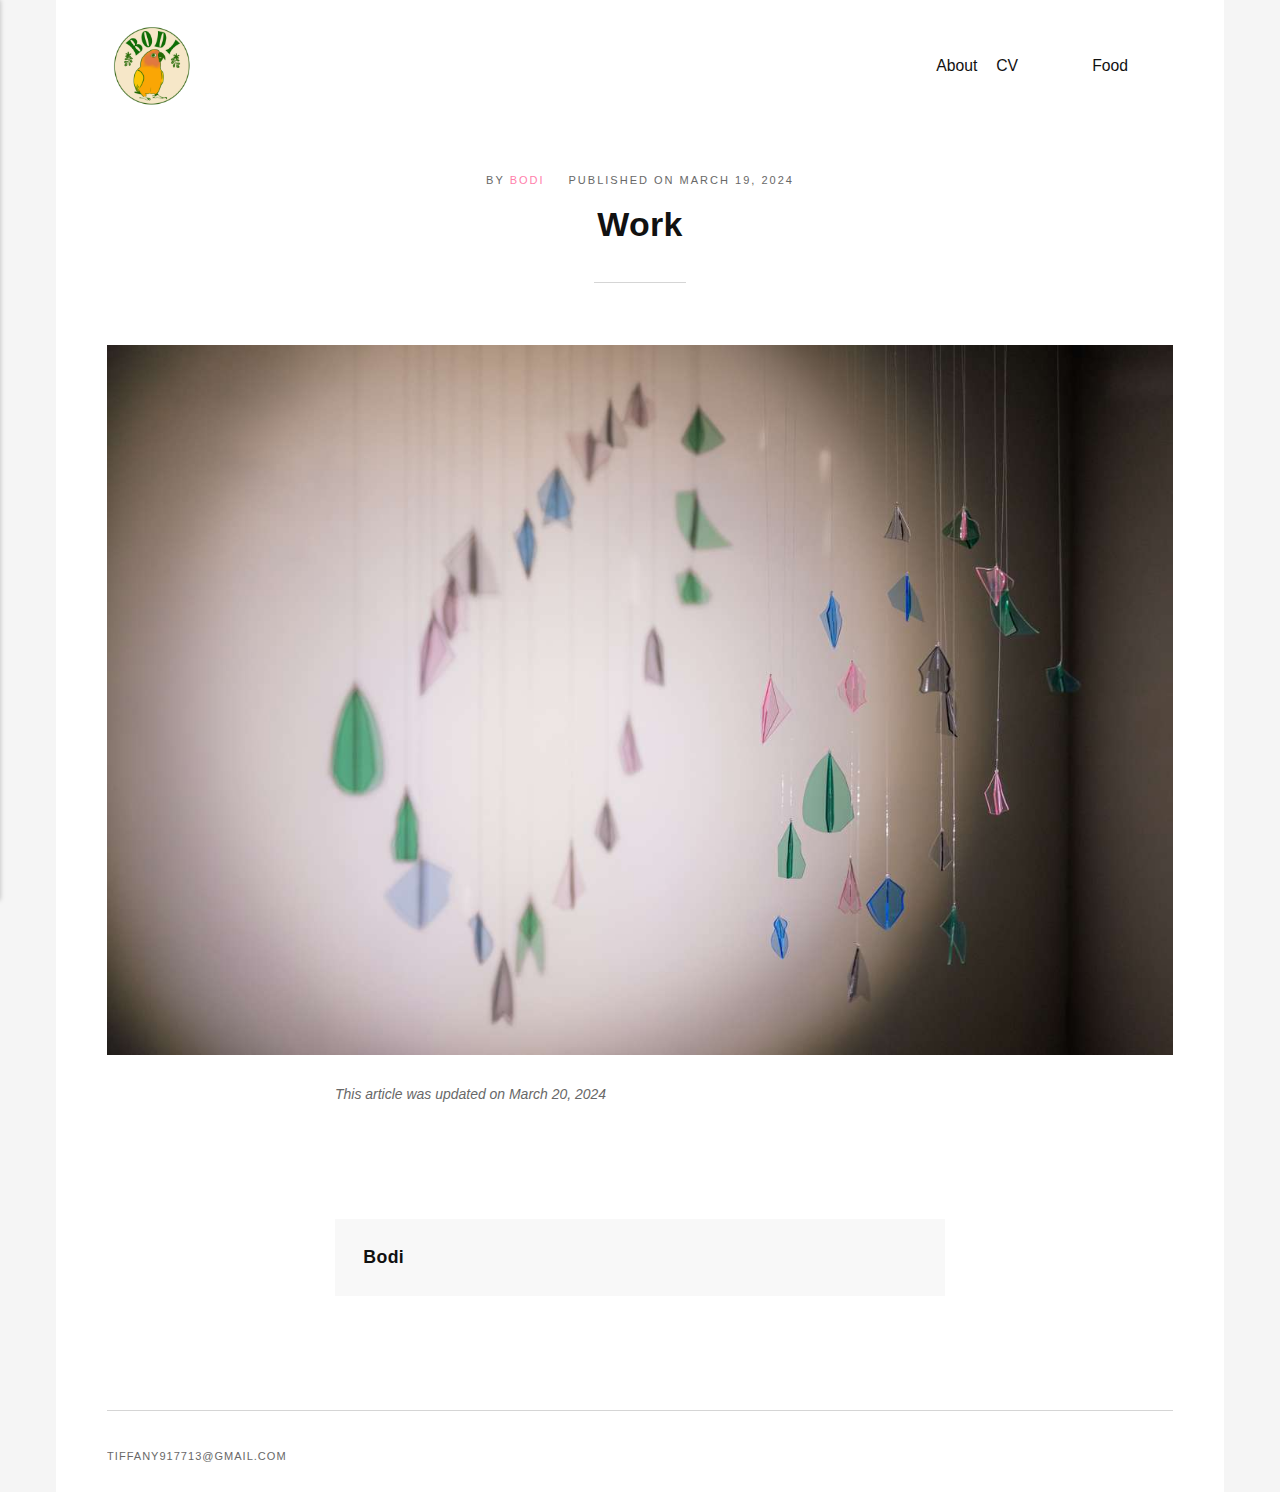
<file: work.html>
<!DOCTYPE html><html lang="en-gb"><head><meta charset="utf-8"><meta http-equiv="X-UA-Compatible" content="IE=edge"><meta name="viewport" content="width=device-width,initial-scale=1"><title>Work - BodiOrange</title><meta name="generator" content="Publii Open-Source CMS for Static Site"><link rel="canonical" href="https://BODIorange.github.io/profile/work.html"><link rel="alternate" type="application/atom+xml" href="https://BODIorange.github.io/profile/feed.xml"><link rel="alternate" type="application/json" href="https://BODIorange.github.io/profile/feed.json"><meta property="og:title" content="Work"><meta property="og:image" content="https://BODIorange.github.io/profile/media/posts/4/Ri-Chang-01-2.jpeg"><meta property="og:image:width" content="5480"><meta property="og:image:height" content="3653"><meta property="og:site_name" content="BodiOrange"><meta property="og:description" content=""><meta property="og:url" content="https://BODIorange.github.io/profile/work.html"><meta property="og:type" content="article"><link rel="stylesheet" href="https://BODIorange.github.io/profile/assets/css/style.css?v=84ca7b64090dc3cde6a112b7cfb4b07d"><script type="application/ld+json">{"@context":"http://schema.org","@type":"Article","mainEntityOfPage":{"@type":"WebPage","@id":"https://BODIorange.github.io/profile/work.html"},"headline":"Work","datePublished":"2024-03-19T22:20","dateModified":"2024-03-20T16:54","image":{"@type":"ImageObject","url":"https://BODIorange.github.io/profile/media/posts/4/Ri-Chang-01-2.jpeg","height":3653,"width":5480},"description":"","author":{"@type":"Person","name":"Bodi","url":"https://BODIorange.github.io/profile/authors/bodi/"},"publisher":{"@type":"Organization","name":"Bodi","logo":{"@type":"ImageObject","url":"https://BODIorange.github.io/profile/media/website/IMG_1307.PNG","height":2048,"width":2048}}}</script><noscript><style>img[loading] {
                    opacity: 1;
                }</style></noscript></head><body><div class="container"><header class="header" id="js-header"><a href="https://BODIorange.github.io/profile/" class="logo"><img src="https://BODIorange.github.io/profile/media/website/IMG_1307.PNG" alt="BodiOrange" width="2048" height="2048"></a><nav class="navbar js-navbar"><button class="navbar__toggle js-toggle" aria-label="Menu"><span class="navbar__toggle-box"><span class="navbar__toggle-inner">Menu</span></span></button><ul class="navbar__menu"><li><a href="https://BODIorange.github.io/profile/about.html" target="_self">About</a></li><li class="has-submenu"><a href="https://BODIorange.github.io/profile/cv.html" target="_self" aria-haspopup="true">CV</a><ul class="navbar__submenu level-2" aria-hidden="true"><li><a href="https://BODIorange.github.io/profile/ri-chang.html" target="_self">Daily</a></li></ul></li><li class="active"><a href="https://BODIorange.github.io/profile/work.html" target="_self">Work</a></li><li><a href="https://BODIorange.github.io/profile/curryparty0319.html" target="_self">Food</a></li></ul></nav></header><main><article class="post wrapper"><header class="hero"><p class="post__meta">By <a href="https://BODIorange.github.io/profile/authors/bodi/" rel="author" title="Bodi">Bodi</a> Published on <time datetime="2024-03-19T22:20">March 19, 2024</time></p><h1 class="post__title">Work</h1></header><figure class="post__featured-image post__image--wide"><img src="https://BODIorange.github.io/profile/media/posts/4/Ri-Chang-01-2.jpeg" srcset="https://BODIorange.github.io/profile/media/posts/4/responsive/Ri-Chang-01-2-xs.jpeg 300w, https://BODIorange.github.io/profile/media/posts/4/responsive/Ri-Chang-01-2-sm.jpeg 480w, https://BODIorange.github.io/profile/media/posts/4/responsive/Ri-Chang-01-2-md.jpeg 768w, https://BODIorange.github.io/profile/media/posts/4/responsive/Ri-Chang-01-2-lg.jpeg 1024w, https://BODIorange.github.io/profile/media/posts/4/responsive/Ri-Chang-01-2-xl.jpeg 1360w, https://BODIorange.github.io/profile/media/posts/4/responsive/Ri-Chang-01-2-2xl.jpeg 1600w, https://BODIorange.github.io/profile/media/posts/4/responsive/Ri-Chang-01-2-sm2.jpeg 375w" sizes="(max-width: 1600px) 100vw, 1600px" loading="eager" height="3653" width="5480" alt=""></figure><div class="post__entry"></div><footer class="post__footer"><div class="post__last-updated">This article was updated on March 20, 2024</div><div class="post__footer__col"><div class="post__share"></div></div><div class="post__bio"><div><h3><a href="https://BODIorange.github.io/profile/authors/bodi/" class="inverse" title="Bodi">Bodi</a></h3></div></div></footer></article></main><footer class="footer"><div class="footer__copyright">tiffany917713@gmail.com</div></footer></div><script defer="defer" src="https://BODIorange.github.io/profile/assets/js/scripts.min.js?v=620157e86bfc246cfef480b1b4aadb48"></script><script>window.publiiThemeMenuConfig={mobileMenuMode:'sidebar',animationSpeed:300,submenuWidth: 'auto',doubleClickTime:500,mobileMenuExpandableSubmenus:true,relatedContainerForOverlayMenuSelector:'.navbar'};</script><script>/*<![CDATA[*/var images=document.querySelectorAll("img[loading]");for(var i=0;i<images.length;i++){if(images[i].complete){images[i].classList.add("is-loaded")}else{images[i].addEventListener("load",function(){this.classList.add("is-loaded")},false)}};/*]]>*/</script></body></html>
</file>
